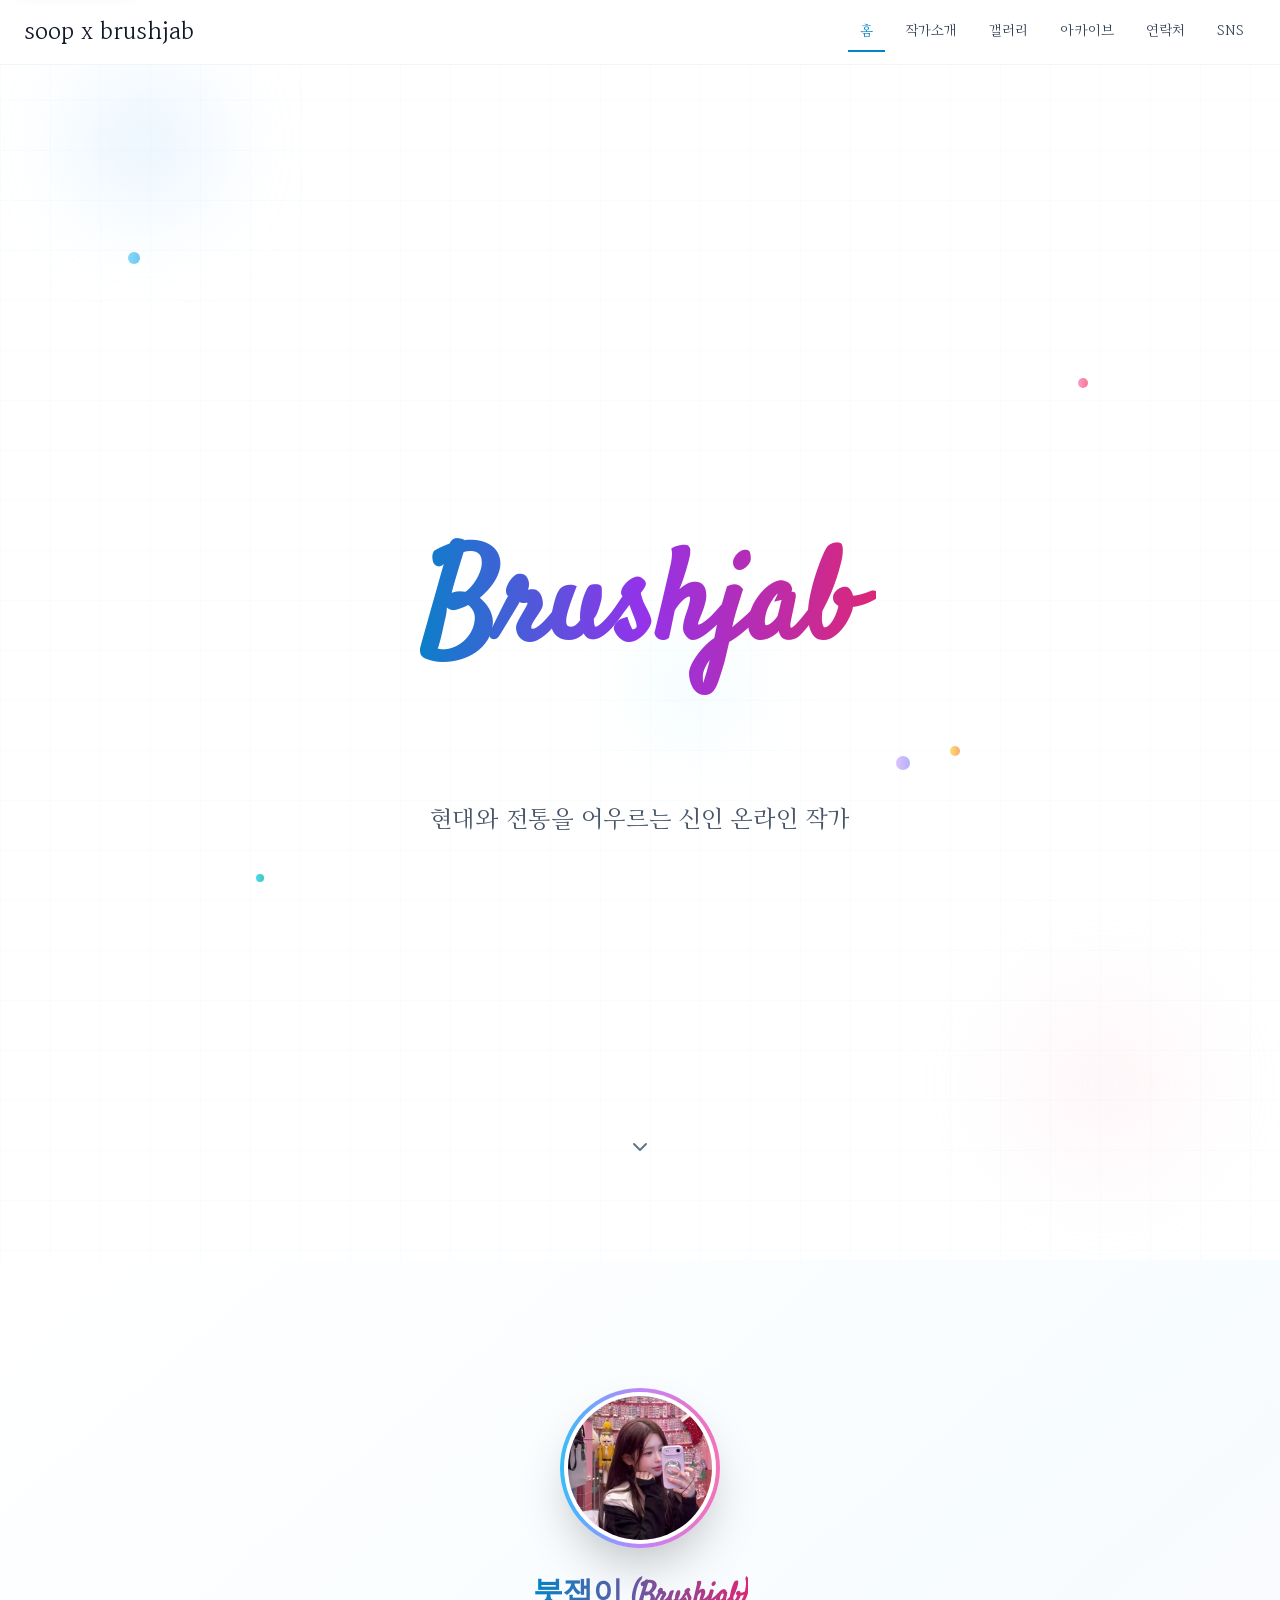
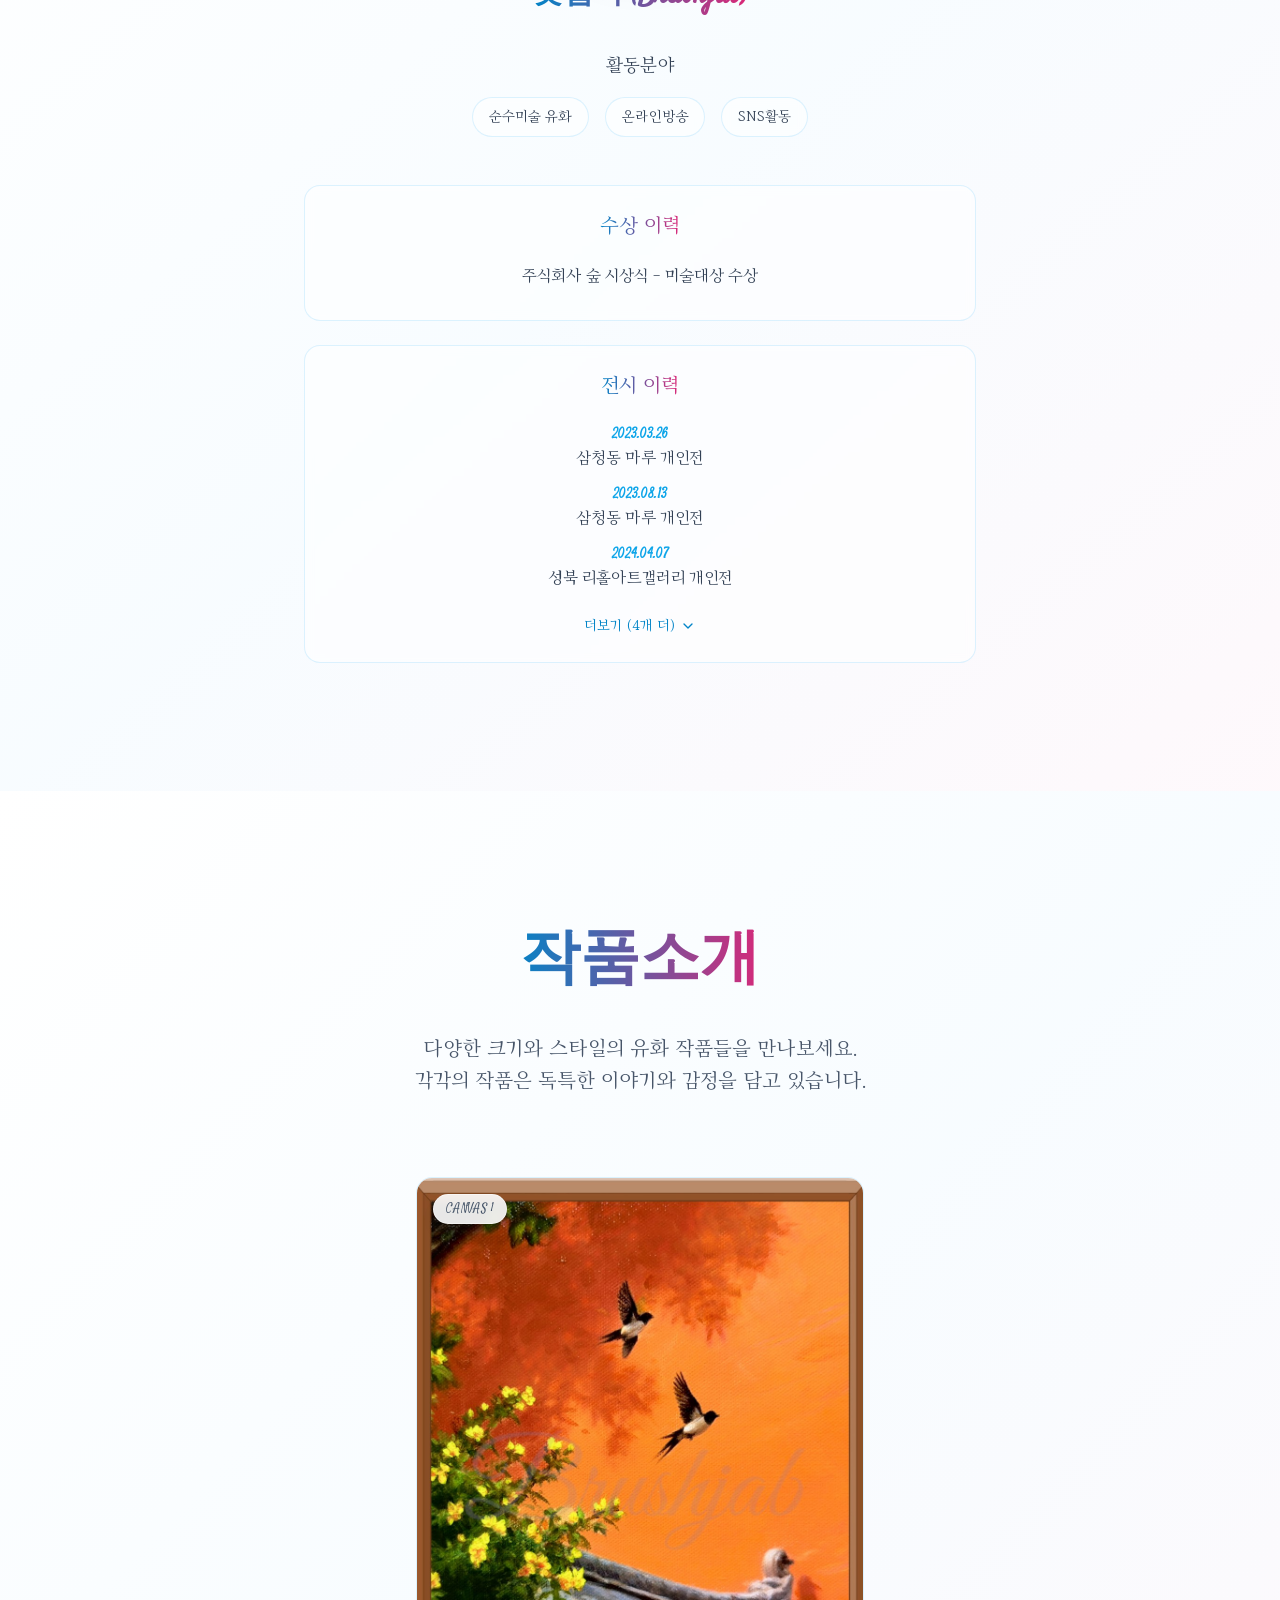
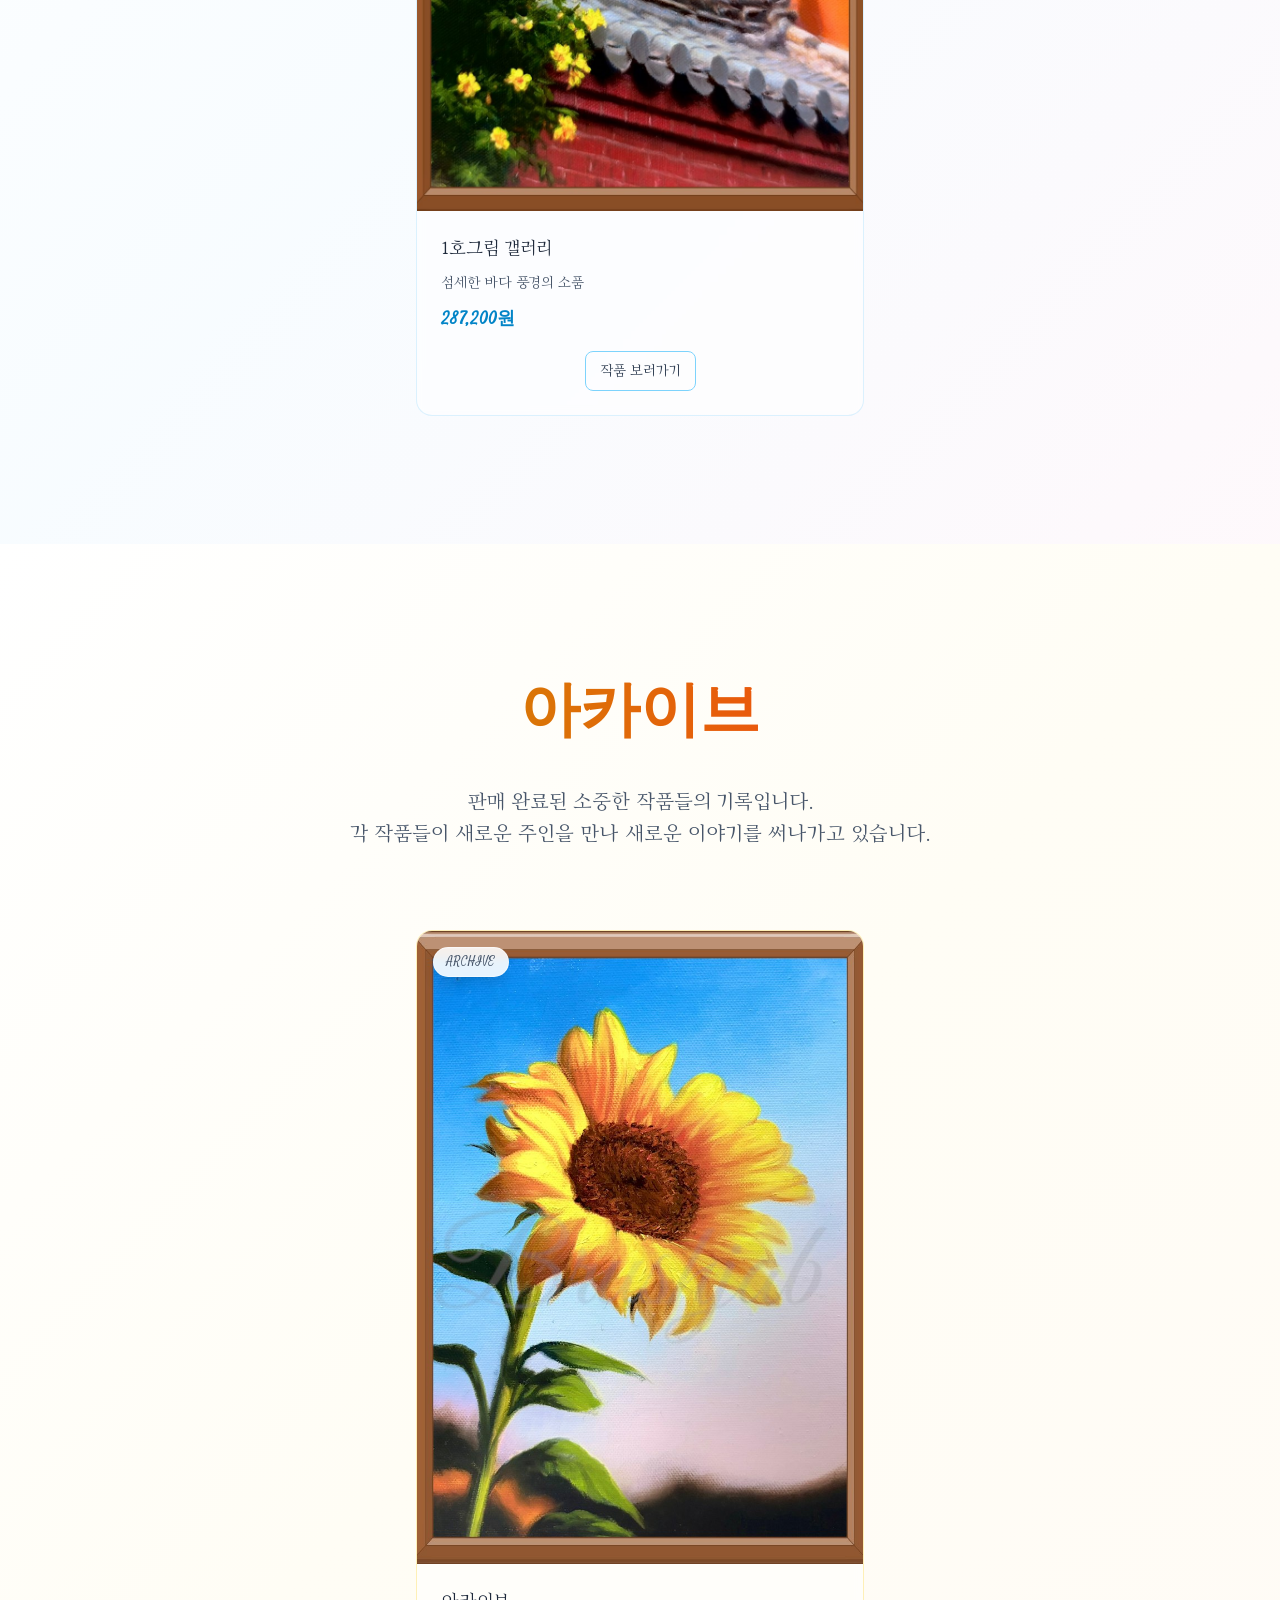
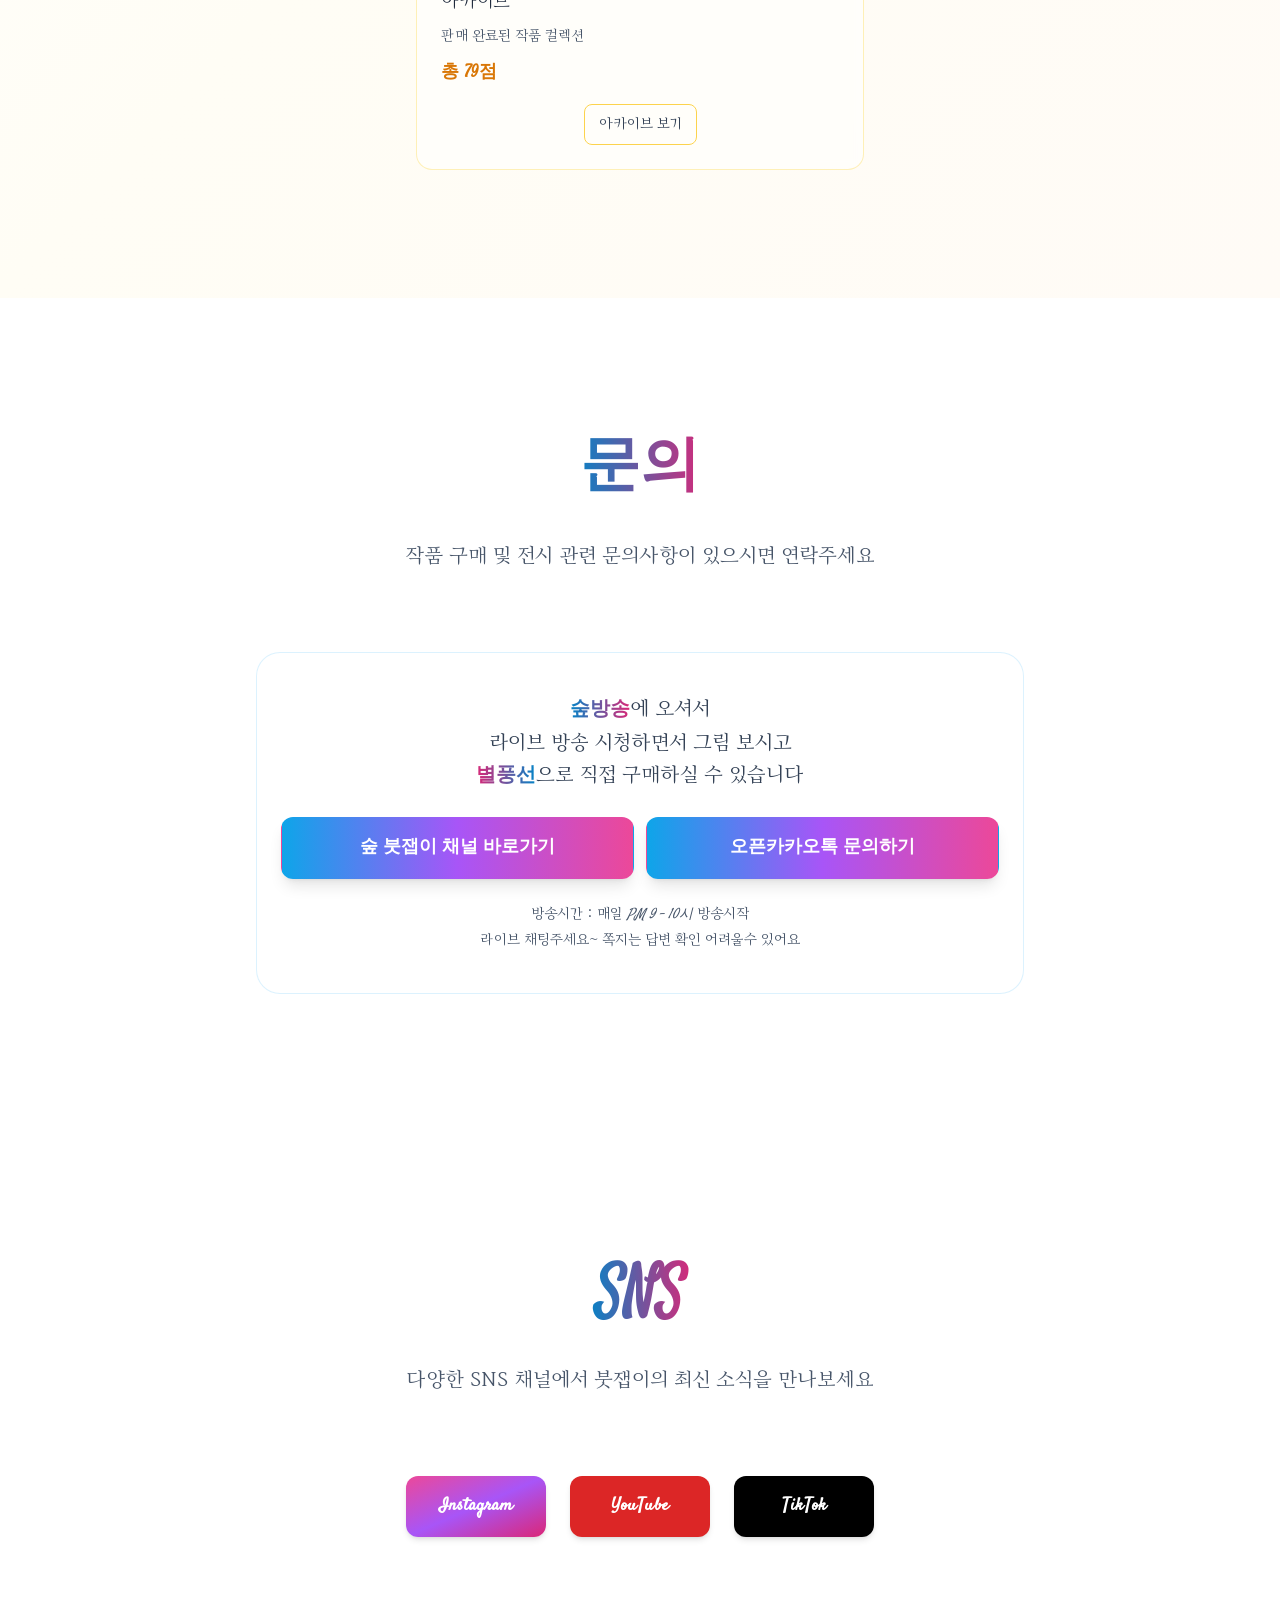
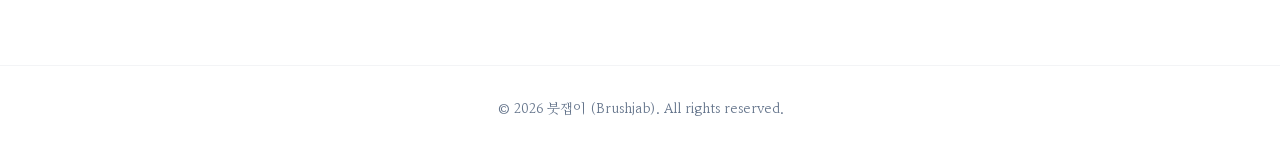
<file: index.html>
<!DOCTYPE html>
<html lang="ko">
  <head>
    <meta charset="utf-8" />
    <meta name="viewport" content="width=device-width, initial-scale=1, maximum-scale=5" />
    <title>붓잽이 웹사이트 - 붓잽이 그림 구매 공식 사이트 | 풍수지리 그림 재테크</title>

    <meta
      name="description"
      content="붓잽이 웹사이트 공식 홈페이지입니다. 붓잽이 작가의 풍수지리 유화 작품을 통해 재테크와 인테리어를 한 번에! 붓잽이 그림 구매는 공식 웹사이트 Brushjab 갤러리에서. 붓잽이 작가가 직접 그린 1호부터 10호까지 다양한 크기의 풍경화와 정물화를 전시하고 판매합니다."
    />
    <meta
      name="keywords"
      content="붓잽이 웹사이트, 붓잽이 사이트, 붓잽이 홈페이지, 붓잽이 공식 웹사이트, 붓잽이, 붓잽이 그림, 붓잽이 작가, 붓잽이 갤러리, 그림 구매, 풍수지리 그림, 재테크, 유화, 그림 재테크, 인테리어 그림, 브러쉬잽, 풍경화, 정물화, 온라인 갤러리, 작품 판매, SOOP 라이브, 붓잽이 작품"
    />
    <meta name="author" content="붓잽이 (Brushjab)" />
    <meta name="robots" content="index, follow, max-image-preview:large, max-snippet:-1, max-video-preview:-1" />
    <meta name="theme-color" content="#0ea5e9" />
    <meta name="format-detection" content="telephone=no, address=no, email=no" />
    <meta name="naver-site-verification" content="7ca3a96a5d324c35aae999159a4f24815e782b7a" />

    <!-- 실제 도메인을 정확히 가리킵니다 -->
    <link rel="canonical" href="https://www.brushjab.com/" />

    <meta property="og:type" content="website" />
    <meta property="og:locale" content="ko_KR" />
    <meta property="og:site_name" content="붓잽이 웹사이트 - Brushjab Gallery" />
    <meta property="og:url" content="https://www.brushjab.com/" />
    <meta property="og:title" content="붓잽이 웹사이트 - 붓잽이 그림 구매 공식 사이트 | 풍수지리 그림 재테크" />
    <meta
      property="og:description"
      content="붓잽이 웹사이트 공식 홈페이지입니다. 붓잽이 작가의 풍수지리 유화 작품을 통해 재테크와 인테리어를 한 번에! 붓잽이 그림 구매는 공식 웹사이트에서."
    />
    <!-- 공유 미리보기 이미지을 따로 두지 않아 카카오톡 등에서는 기본 표시 방식을 따릅니다.
         나중에 images/og-cover.jpg(1200x630 권장)를 넣고 og:image 태그를 다시 추가하면 커스텀 이미지를 쓸 수 있습니다. -->

    <meta name="twitter:card" content="summary" />
    <meta name="twitter:title" content="붓잽이 웹사이트 - 붓잽이 그림 구매 공식 사이트" />
    <meta
      name="twitter:description"
      content="붓잽이 웹사이트 공식 홈페이지입니다. 붓잽이 작가의 풍수지리 유화 작품을 통해 재테크와 인테리어를 한 번에!"
    />

    <link rel="icon" href="favicon.svg" type="image/svg+xml" />
    <link rel="apple-touch-icon" href="apple-touch-icon.png" />
    <link rel="manifest" href="site.webmanifest" />

    <!-- 폰트를 먼저 내려받게 해서 글자가 늦게 바뀌는 현상을 줄입니다 -->
    <link rel="preload" href="fonts/arita-buri.woff" as="font" type="font/woff" crossorigin />
    <link rel="stylesheet" href="assets/styles.css" />

    <script type="application/ld+json">
      {
        "@context": "https://schema.org",
        "@type": "ArtGallery",
        "name": "붓잽이 웹사이트 - Brushjab Gallery",
        "url": "https://www.brushjab.com/",
        "inLanguage": "ko-KR",
        "founder": { "@type": "Person", "name": "붓잽이 (Brushjab)" },
        "sameAs": [
          "https://www.instagram.com/jab_2_/",
          "https://www.youtube.com/@brushjab",
          "https://www.tiktok.com/@brushjab",
          "https://ch.sooplive.co.kr/km5430678"
        ]
      }
    </script>
  </head>

  <body>
    <a class="skip-link" href="#home">본문 바로가기</a>

    <!-- ==================== 네비게이션 ==================== -->
    <header class="nav">
      <div class="container">
        <div class="nav__inner">
          <a class="nav__logo" href="#home">soop x brushjab</a>

          <nav class="nav__links" aria-label="주요 메뉴">
            <a class="nav__link" href="#home" data-nav="home">홈</a>
            <a class="nav__link" href="#artist" data-nav="artist">작가소개</a>
            <a class="nav__link" href="#gallery" data-nav="gallery">갤러리</a>
            <a class="nav__link" href="#archive" data-nav="archive">아카이브</a>
            <a class="nav__link" href="#contact" data-nav="contact">연락처</a>
            <a class="nav__link" href="#sns" data-nav="sns">SNS</a>
          </nav>

          <button
            class="nav__toggle"
            id="nav-toggle"
            type="button"
            aria-expanded="false"
            aria-controls="nav-mobile"
            aria-label="메뉴 열기"
          >
            <svg width="24" height="24" viewBox="0 0 24 24" fill="none" stroke="currentColor" stroke-width="2" stroke-linecap="round" aria-hidden="true">
              <path d="M4 6h16" /><path d="M4 12h16" /><path d="M4 18h16" />
            </svg>
          </button>
        </div>
      </div>
      <div class="nav__mobile" id="nav-mobile">
        <div class="container">
          <a href="#home" data-nav="home">홈</a>
          <a href="#artist" data-nav="artist">작가소개</a>
          <a href="#gallery" data-nav="gallery">갤러리</a>
          <a href="#archive" data-nav="archive">아카이브</a>
          <a href="#contact" data-nav="contact">연락처</a>
          <a href="#sns" data-nav="sns">SNS</a>
        </div>
      </div>
    </header>

    <main>
      <!-- ==================== 홈 ==================== -->
      <section class="hero" id="home">
        <div class="hero__bg" aria-hidden="true">
          <div class="hero__grid"></div>
          <div class="blob blob--1"></div>
          <div class="blob blob--2"></div>
          <div class="blob blob--3"></div>
          <div class="dot dot--1"></div>
          <div class="dot dot--2"></div>
          <div class="dot dot--3"></div>
          <div class="dot dot--4"></div>
          <div class="dot dot--5"></div>
        </div>

        <div class="container hero__inner">
          <h1 class="hero__title">Brushjab</h1>
          <p class="hero__lead">현대와 전통을 어우르는 신인 온라인 작가</p>
        </div>

        <a class="hero__scroll" href="#artist" aria-label="작가소개로 이동">
          <svg width="24" height="24" viewBox="0 0 24 24" fill="none" stroke="currentColor" stroke-width="2" stroke-linecap="round" stroke-linejoin="round" aria-hidden="true">
            <path d="m6 9 6 6 6-6" />
          </svg>
        </a>
      </section>

      <!-- ==================== 작가소개 ==================== -->
      <section class="section section--tinted" id="artist">
        <div class="container">
          <div class="artist">
            <div class="artist__avatar reveal reveal--scale">
              <div class="artist__avatar-inner" id="artist-photo" style="position: relative"></div>
            </div>

            <h2 class="artist__name grad-text reveal" id="artist-name">붓잽이 (Brushjab)</h2>

            <div class="reveal" data-delay="1">
              <h3 class="artist__subhead">활동분야</h3>
              <div class="chips" id="artist-fields"></div>
            </div>

            <div class="artist__panels">
              <section class="panel reveal" data-delay="1" aria-labelledby="awards-title">
                <h3 class="panel__title grad-text" id="awards-title">수상 이력</h3>
                <ul id="artist-awards"></ul>
              </section>

              <section class="panel reveal" data-delay="2" aria-labelledby="exhibitions-title">
                <h3 class="panel__title grad-text" id="exhibitions-title">전시 이력</h3>
                <ul id="exhibitions"></ul>
                <ul id="exhibitions-more" hidden></ul>
                <button
                  class="more-btn"
                  id="exhibitions-toggle"
                  type="button"
                  aria-expanded="false"
                  aria-controls="exhibitions-more"
                >
                  <span id="exhibitions-toggle-label">더보기</span>
                  <svg width="16" height="16" viewBox="0 0 24 24" fill="none" stroke="currentColor" stroke-width="2" stroke-linecap="round" stroke-linejoin="round" aria-hidden="true">
                    <path d="m6 9 6 6 6-6" />
                  </svg>
                </button>
              </section>
            </div>
          </div>
        </div>
      </section>

      <!-- ==================== 갤러리 ==================== -->
      <section class="section section--tinted" id="gallery">
        <div class="container">
          <div class="section-head reveal">
            <h2 class="grad-text">작품소개</h2>
            <p>
              다양한 크기와 스타일의 유화 작품들을 만나보세요.<br />
              각각의 작품은 독특한 이야기와 감정을 담고 있습니다.
            </p>
          </div>
          <!-- 10호 갤러리 재오픈 시 card-grid--1을 card-grid--2로 되돌리세요 -->
          <div class="card-grid card-grid--1" id="gallery-cards"></div>
        </div>
      </section>

      <!-- ==================== 아카이브 ==================== -->
      <section class="section section--archive" id="archive">
        <div class="container">
          <div class="section-head reveal">
            <h2 class="grad-text grad-text--amber">아카이브</h2>
            <p>
              판매 완료된 소중한 작품들의 기록입니다.<br />
              각 작품들이 새로운 주인을 만나 새로운 이야기를 써나가고 있습니다.
            </p>
          </div>
          <div class="card-grid card-grid--1" id="archive-cards"></div>
        </div>
      </section>

      <!-- ==================== 문의 ==================== -->
      <section class="section" id="contact">
        <div class="container">
          <div class="section-head reveal">
            <h2 class="grad-text">문의</h2>
            <p>작품 구매 및 전시 관련 문의사항이 있으시면 연락주세요</p>
          </div>

          <div class="contact-card reveal reveal--scale">
            <p class="contact-card__lead">
              <b class="grad-text">숲방송</b>에 오셔서<br />
              라이브 방송 시청하면서 그림 보시고<br />
              <b class="grad-text grad-text--pink">별풍선</b>으로 직접 구매하실 수 있습니다
            </p>

            <div class="btn-group btn-group--center">
              <a class="btn btn--cta" href="#" data-inquiry-link="soop" target="_blank" rel="noopener noreferrer">
                숲 붓잽이 채널 바로가기
              </a>
              <a class="btn btn--cta" href="#" data-inquiry-link="kakao" target="_blank" rel="noopener noreferrer">
                오픈카카오톡 문의하기
              </a>
            </div>

            <div class="contact-card__note">
              <p>방송시간 : 매일 <i>PM 9 - 10시</i> 방송시작</p>
              <p>라이브 채팅주세요~ 쪽지는 답변 확인 어려울수 있어요</p>
            </div>
          </div>
        </div>
      </section>

      <!-- ==================== SNS ==================== -->
      <section class="section" id="sns">
        <div class="container">
          <div class="sns">
            <div class="section-head reveal">
              <h2 class="grad-text">SNS</h2>
              <p>다양한 SNS 채널에서 붓잽이의 최신 소식을 만나보세요</p>
            </div>
            <div class="sns__links reveal" data-delay="1">
              <a class="sns__link sns__link--ig" href="https://www.instagram.com/jab_2_/" target="_blank" rel="noopener noreferrer">Instagram</a>
              <a class="sns__link sns__link--yt" href="https://www.youtube.com/@brushjab" target="_blank" rel="noopener noreferrer">YouTube</a>
              <a class="sns__link sns__link--tt" href="https://www.tiktok.com/@brushjab" target="_blank" rel="noopener noreferrer">TikTok</a>
            </div>
          </div>
        </div>
      </section>
    </main>

    <footer class="footer">
      <div class="container">
        <p>&copy; <span id="year">2026</span> 붓잽이 (Brushjab). All rights reserved.</p>
      </div>
    </footer>

    <!-- 전체화면 갤러리 -->
    <div class="overlay" id="overlay" role="dialog" aria-modal="true" aria-labelledby="overlay-title" hidden></div>

    <!-- 작품 상세 -->
    <div class="modal" id="modal" role="dialog" aria-modal="true" aria-labelledby="modal-title" hidden></div>

    <script src="assets/data.js"></script>
    <script src="assets/app.js"></script>
    <script>
      document.getElementById("year").textContent = new Date().getFullYear();
    </script>
  </body>
</html>
</file>
<file: assets/styles.css>
/* ==========================================================================
   붓잽이 갤러리 — 스타일시트
   색상과 여백은 대부분 아래 :root 변수로 관리합니다.
   색을 바꾸고 싶으면 :root 값만 수정하세요.
   ========================================================================== */

/* ---------- 웹폰트 ---------- */
@font-face {
  font-family: "AritaBuri";
  src: url("../fonts/arita-buri.woff") format("woff");
  font-weight: 400 700;
  font-style: normal;
  font-display: swap;
}
@font-face {
  font-family: "Satisfy";
  src: url("../fonts/satisfy.woff") format("woff");
  font-weight: 400;
  font-style: normal;
  font-display: swap;
}

/* ---------- 디자인 토큰 ---------- */
:root {
  --sky-50: #f0f9ff;
  --sky-100: #e0f2fe;
  --sky-200: #bae6fd;
  --sky-300: #7dd3fc;
  --sky-400: #38bdf8;
  --sky-500: #0ea5e9;
  --sky-600: #0284c7;
  --sky-700: #0369a1;

  --pink-50: #fdf2f8;
  --pink-100: #fce7f3;
  --pink-200: #fbcfe8;
  --pink-300: #f9a8d4;
  --pink-400: #f472b6;
  --pink-500: #ec4899;
  --pink-600: #db2777;
  --pink-700: #be185d;

  --purple-400: #c084fc;
  --purple-500: #a855f7;
  --purple-600: #9333ea;
  --indigo-500: #6366f1;

  --amber-50: #fffbeb;
  --amber-200: #fde68a;
  --amber-300: #fcd34d;
  --amber-500: #f59e0b;
  --amber-600: #d97706;
  --orange-50: #fff7ed;
  --orange-500: #f97316;
  --orange-600: #ea580c;

  --cyan-400: #22d3ee;
  --teal-500: #14b8a6;
  --yellow-400: #facc15;
  --rose-500: #f43f5e;

  --slate-400: #94a3b8;
  --slate-500: #64748b;
  --slate-600: #475569;
  --slate-700: #334155;
  --slate-800: #1e293b;

  --red-50: #fef2f2;
  --red-500: #ef4444;
  --red-600: #dc2626;

  --gray-100: #f3f4f6;
  --gray-900: #111827;
  --white: #ffffff;

  --font-kr: "AritaBuri", "Apple SD Gothic Neo", "Malgun Gothic", sans-serif;
  --font-en: "Satisfy", cursive;

  --nav-h: 64px;
  --container: 1280px;
  --radius: 12px;
  --radius-lg: 16px;
  --radius-xl: 24px;

  --shadow-md: 0 4px 6px -1px rgb(0 0 0 / 0.1), 0 2px 4px -2px rgb(0 0 0 / 0.1);
  --shadow-lg: 0 10px 15px -3px rgb(0 0 0 / 0.1), 0 4px 6px -4px rgb(0 0 0 / 0.1);
  --shadow-xl: 0 20px 25px -5px rgb(0 0 0 / 0.1), 0 8px 10px -6px rgb(0 0 0 / 0.1);
  --shadow-2xl: 0 25px 50px -12px rgb(0 0 0 / 0.25);
}

/* ---------- 기본 리셋 ---------- */
*,
*::before,
*::after {
  box-sizing: border-box;
}
html {
  scroll-behavior: smooth;
  /* 고정 네비게이션에 제목이 가리지 않도록 */
  scroll-padding-top: calc(var(--nav-h) + 16px);
  -webkit-text-size-adjust: 100%;
}
body {
  margin: 0;
  min-height: 100vh;
  background: var(--white);
  color: var(--slate-800);
  font-family: var(--font-kr);
  line-height: 1.6;
  overflow-x: hidden;
  /* 한글이 단어 중간에서 끊기지 않도록 */
  word-break: keep-all;
  overflow-wrap: break-word;
}
body.is-locked {
  overflow: hidden;
}
img {
  display: block;
  max-width: 100%;
}
button {
  font: inherit;
  color: inherit;
  cursor: pointer;
}
a {
  color: inherit;
  text-decoration: none;
}
h1,
h2,
h3,
h4,
p,
ul {
  margin: 0;
}
ul {
  padding: 0;
  list-style: none;
}

/* 키보드 사용자를 위한 포커스 표시 */
:focus-visible {
  outline: 3px solid var(--sky-500);
  outline-offset: 3px;
  border-radius: 4px;
}

.sr-only {
  position: absolute;
  width: 1px;
  height: 1px;
  padding: 0;
  margin: -1px;
  overflow: hidden;
  clip: rect(0 0 0 0);
  white-space: nowrap;
  border: 0;
}

/* 본문 바로가기 링크 */
.skip-link {
  position: absolute;
  left: 12px;
  top: -60px;
  z-index: 200;
  background: var(--white);
  color: var(--sky-700);
  padding: 10px 16px;
  border-radius: 8px;
  box-shadow: var(--shadow-lg);
  transition: top 0.2s;
}
.skip-link:focus {
  top: 12px;
}

/* ---------- 공통 유틸 ---------- */
.container {
  width: 100%;
  max-width: var(--container);
  margin: 0 auto;
  padding: 0 16px;
}
@media (min-width: 640px) {
  .container {
    padding: 0 24px;
  }
}

.font-en {
  font-family: var(--font-en);
}

.grad-text {
  /* inline-block이라야 그라데이션이 글자 폭에 딱 맞습니다 */
  display: inline-block;
  background-image: linear-gradient(to right, var(--sky-600), var(--pink-600));
  -webkit-background-clip: text;
  background-clip: text;
  color: transparent;
}
.grad-text--amber {
  background-image: linear-gradient(to right, var(--amber-600), var(--orange-600));
}
.grad-text--pink {
  background-image: linear-gradient(to right, var(--pink-600), var(--sky-600));
}

/* 섹션 */
.section {
  position: relative;
  padding: 128px 0;
}
.section--tinted {
  background-image: linear-gradient(
    to bottom right,
    var(--white),
    rgb(240 249 255 / 0.5),
    rgb(253 242 248 / 0.5)
  );
}
.section--archive {
  background-image: linear-gradient(
    to bottom right,
    var(--white),
    rgb(255 251 235 / 0.5),
    rgb(255 247 237 / 0.5)
  );
}
@media (max-width: 640px) {
  .section {
    padding: 80px 0;
  }
}

.section-head {
  text-align: center;
  margin-bottom: 80px;
}
.section-head h2 {
  font-family: var(--font-en);
  font-size: clamp(2rem, 6vw, 3.75rem);
  font-weight: 900;
  /* Satisfy 폰트가 한글을 지원하지 않아 대체 글꼴로 그려지는데,
     그 대체 글꼴의 실제 글자 높이가 1.15보다 커서 그라데이션 텍스트의
     위아래가 잘려 보이는 문제가 있어 여유를 둡니다. */
  line-height: 1.5;
  /* Satisfy 같은 필기체 폰트는 대문자 시작/끝에 붓글씨 꼬리(swash)가
     글자 폭(advance width)보다 바깥으로 삐져나오는데, background-clip:text가
     이 박스 영역 밖은 칠하지 않아 "SNS"처럼 영문 단어의 좌우 끝이
     잘려 보입니다. 여유 폭을 둡니다. */
  padding: 0 0.15em;
  margin: 0 -0.15em 24px;
}
.section-head p {
  font-size: 1.25rem;
  color: var(--slate-600);
  max-width: 42rem;
  margin: 0 auto;
}
@media (max-width: 640px) {
  .section-head {
    margin-bottom: 48px;
  }
  .section-head p {
    font-size: 1.05rem;
  }
}

/* ---------- 버튼 ---------- */
.btn {
  display: inline-flex;
  align-items: center;
  justify-content: center;
  gap: 8px;
  border-radius: 8px;
  border: 1px solid transparent;
  background: transparent;
  padding: 8px 14px;
  font-size: 0.875rem;
  font-weight: 500;
  transition: background-color 0.2s, color 0.2s, border-color 0.2s, box-shadow 0.2s,
    transform 0.2s;
}
.btn--outline {
  border-color: var(--sky-300);
  color: var(--slate-700);
}
.btn--outline:hover {
  background: var(--sky-50);
}
.btn--outline-pink {
  border-color: var(--pink-300);
  color: var(--slate-700);
}
.btn--outline-pink:hover {
  background: var(--pink-50);
}
.btn--outline-amber {
  border-color: var(--amber-300);
  color: var(--slate-700);
}
.btn--outline-amber:hover {
  background: var(--amber-50);
}
.btn--grad {
  width: 100%;
  padding: 12px 20px;
  color: var(--white);
  font-weight: 700;
  background-image: linear-gradient(to right, var(--sky-500), var(--pink-500));
}
.btn--grad:hover {
  background-image: linear-gradient(to right, var(--sky-600), var(--pink-600));
}
.btn--cta {
  font-family: var(--font-en);
  font-size: 1.125rem;
  font-weight: 700;
  color: var(--white);
  padding: 16px 32px;
  border-radius: var(--radius);
  background-image: linear-gradient(
    to right,
    var(--sky-500),
    var(--purple-500),
    var(--pink-500)
  );
  box-shadow: var(--shadow-lg);
}
.btn--cta:hover {
  background-image: linear-gradient(
    to right,
    var(--sky-600),
    var(--purple-600),
    var(--pink-600)
  );
  box-shadow: var(--shadow-xl);
  transform: scale(1.05);
}
.btn-group {
  display: flex;
  flex-wrap: wrap;
  gap: 12px;
}
.btn-group--center {
  justify-content: center;
}
.btn-group .btn--grad,
.btn-group .btn--cta {
  width: auto;
  flex: 1 1 180px;
}

/* ---------- 네비게이션 ---------- */
.nav {
  position: fixed;
  inset: 0 0 auto 0;
  z-index: 50;
  background: rgb(255 255 255 / 0.95);
  backdrop-filter: blur(6px);
  border-bottom: 1px solid var(--gray-100);
}
.nav__inner {
  display: flex;
  align-items: center;
  justify-content: space-between;
  height: var(--nav-h);
}
.nav__logo {
  font-size: 1.5rem;
  font-weight: 700;
  color: var(--gray-900);
  transition: color 0.2s;
}
.nav__logo:hover {
  color: var(--slate-600);
}
.nav__links {
  display: none;
  gap: 8px;
}
@media (min-width: 768px) {
  .nav__links {
    display: flex;
  }
}
.nav__link {
  padding: 8px 12px;
  font-size: 0.875rem;
  font-weight: 500;
  color: var(--slate-700);
  border-bottom: 2px solid transparent;
  transition: color 0.2s, border-color 0.2s;
}
.nav__link:hover {
  color: var(--sky-600);
}
.nav__link[aria-current="true"] {
  color: var(--sky-600);
  border-bottom-color: var(--sky-600);
}
.nav__toggle {
  display: inline-flex;
  align-items: center;
  justify-content: center;
  padding: 8px;
  border: 0;
  border-radius: 6px;
  background: transparent;
  color: var(--slate-700);
}
.nav__toggle:hover {
  background: var(--gray-100);
  color: var(--sky-600);
}
@media (min-width: 768px) {
  .nav__toggle {
    display: none;
  }
}
.nav__mobile {
  display: none;
  border-top: 1px solid var(--gray-100);
  background: var(--white);
  padding: 8px;
}
.nav__mobile.is-open {
  display: block;
  animation: slide-down 0.25s ease both;
}
.nav__mobile a {
  display: block;
  padding: 10px 12px;
  font-size: 1rem;
  font-weight: 500;
  color: var(--slate-700);
  border-radius: 6px;
}
.nav__mobile a:hover {
  color: var(--sky-600);
  background: rgb(248 250 252);
}
.nav__mobile a[aria-current="true"] {
  color: var(--sky-600);
  background: var(--sky-50);
}

/* ---------- 히어로 ---------- */
.hero {
  position: relative;
  display: flex;
  align-items: center;
  justify-content: center;
  min-height: 140vh;
  padding: 160px 0;
  overflow: hidden;
}
@media (max-width: 640px) {
  .hero {
    min-height: 105vh;
    padding: 112px 0;
  }
}
.hero__bg {
  position: absolute;
  inset: 0;
  pointer-events: none;
}
.hero__grid {
  position: absolute;
  inset: 0;
  opacity: 0.3;
  background-image: linear-gradient(rgb(14 165 233 / 0.1) 1px, transparent 1px),
    linear-gradient(90deg, rgb(14 165 233 / 0.1) 1px, transparent 1px);
  background-size: 50px 50px;
}
.blob {
  position: absolute;
  border-radius: 9999px;
  filter: blur(48px);
  will-change: transform;
}
.blob--1 {
  top: 80px;
  left: 80px;
  width: 128px;
  height: 128px;
  background-image: linear-gradient(
    to right,
    rgb(186 230 253 / 0.4),
    rgb(191 219 254 / 0.4)
  );
  animation: drift-1 20s linear infinite;
}
.blob--2 {
  right: 80px;
  bottom: 80px;
  width: 192px;
  height: 192px;
  background-image: linear-gradient(
    to right,
    rgb(252 231 243 / 0.3),
    rgb(255 228 230 / 0.3)
  );
  animation: drift-2 25s linear infinite;
}
.blob--3 {
  top: 50%;
  left: 50%;
  width: 112px;
  height: 112px;
  filter: blur(32px);
  background-image: linear-gradient(
    to right,
    rgb(207 250 254 / 0.25),
    rgb(224 242 254 / 0.25)
  );
  animation: drift-3 30s linear infinite;
}
.dot {
  position: absolute;
  border-radius: 9999px;
  will-change: transform;
}
.dot--1 {
  left: 10%;
  top: 20%;
  width: 12px;
  height: 12px;
  opacity: 0.6;
  background-image: linear-gradient(to right, var(--sky-400), var(--sky-500));
  animation: bounce-a 3s ease-in-out infinite;
}
.dot--2 {
  right: 15%;
  top: 30%;
  width: 10px;
  height: 10px;
  opacity: 0.7;
  background-image: linear-gradient(to right, var(--pink-400), var(--rose-500));
  animation: bounce-b 2.5s ease-in-out 0.5s infinite;
}
.dot--3 {
  left: 70%;
  top: 60%;
  width: 14px;
  height: 14px;
  opacity: 0.5;
  background-image: linear-gradient(to right, var(--purple-400), var(--indigo-500));
  animation: bounce-c 3.5s ease-in-out 1s infinite;
}
.dot--4 {
  left: 20%;
  bottom: 30%;
  width: 8px;
  height: 8px;
  opacity: 0.8;
  background-image: linear-gradient(to right, var(--cyan-400), var(--teal-500));
  animation: bounce-d 2.8s ease-in-out 1.5s infinite;
}
.dot--5 {
  right: 25%;
  bottom: 40%;
  width: 10px;
  height: 10px;
  opacity: 0.6;
  background-image: linear-gradient(to right, var(--yellow-400), var(--orange-500));
  animation: bounce-e 3.2s ease-in-out 2s infinite;
}

.hero__inner {
  position: relative;
  z-index: 10;
  text-align: center;
}
.hero__title {
  display: inline-block;
  font-family: var(--font-en);
  font-size: clamp(3rem, 13vw, 8rem);
  font-weight: 900;
  line-height: 1.1;
  margin: 96px 0 96px;
  padding: 24px 16px;
  background-image: linear-gradient(
    to right,
    var(--sky-600),
    var(--purple-600),
    var(--pink-600)
  );
  -webkit-background-clip: text;
  background-clip: text;
  color: transparent;
  animation: rise-in 1.2s cubic-bezier(0.25, 0.46, 0.45, 0.94) 0.3s both;
}
.hero__lead {
  font-size: clamp(1.05rem, 2.5vw, 1.5rem);
  color: var(--slate-600);
  max-width: 48rem;
  margin: 0 auto;
  animation: rise-in 1.2s cubic-bezier(0.25, 0.46, 0.45, 0.94) 0.9s both;
}
.hero__scroll {
  position: absolute;
  left: 50%;
  bottom: 80px;
  transform: translateX(-50%);
  z-index: 10;
  border: 0;
  background: transparent;
  color: var(--slate-500);
  padding: 12px;
  animation: fade-in 1s ease 1.6s both;
}
.hero__scroll svg {
  animation: nudge 2s ease-in-out infinite;
}

/* ---------- 작가 소개 ---------- */
.artist {
  max-width: 56rem;
  margin: 0 auto;
  text-align: center;
}
.artist__avatar {
  width: 160px;
  height: 160px;
  margin: 0 auto 24px;
  border-radius: 9999px;
  padding: 4px;
  background-image: linear-gradient(
    to right,
    var(--sky-400),
    var(--purple-400),
    var(--pink-400)
  );
  box-shadow: var(--shadow-2xl);
  transition: transform 0.3s;
}
.artist__avatar:hover {
  transform: scale(1.06);
}
.artist__avatar-inner {
  width: 100%;
  height: 100%;
  border-radius: 9999px;
  overflow: hidden;
  background: var(--white);
  padding: 4px;
}
.artist__avatar img {
  width: 100%;
  height: 100%;
  object-fit: cover;
  border-radius: 9999px;
}
@media (max-width: 640px) {
  .artist__avatar {
    width: 128px;
    height: 128px;
  }
}
.artist__name {
  font-family: var(--font-en);
  font-size: clamp(1.35rem, 4vw, 1.875rem);
  font-weight: 700;
  margin-bottom: 32px;
}
.artist__subhead {
  font-size: 1.125rem;
  font-weight: 600;
  color: var(--slate-700);
  margin-bottom: 16px;
}
.chips {
  display: flex;
  flex-wrap: wrap;
  justify-content: center;
  gap: 16px;
  margin-bottom: 48px;
}
.chip {
  padding: 8px 16px;
  border-radius: 9999px;
  background: rgb(255 255 255 / 0.5);
  backdrop-filter: blur(4px);
  border: 1px solid rgb(186 230 253 / 0.5);
  color: var(--slate-700);
  font-size: 0.875rem;
  font-weight: 500;
  transition: background-color 0.3s;
}
.chip:hover {
  background: var(--pink-50);
}

.panel {
  background: rgb(255 255 255 / 0.5);
  backdrop-filter: blur(4px);
  border: 1px solid rgb(186 230 253 / 0.5);
  border-radius: var(--radius-lg);
  padding: 24px;
  transition: background-color 0.3s;
}
.panel + .panel {
  margin-top: 24px;
}
.panel:hover {
  background: rgb(255 255 255 / 0.7);
}
.panel__title {
  font-size: 1.25rem;
  font-weight: 700;
  margin-bottom: 16px;
}
.artist__panels {
  max-width: 42rem;
  margin: 32px auto 0;
}
.record {
  padding: 6px 0;
}
.record__date {
  display: block;
  font-family: var(--font-en);
  font-size: 0.875rem;
  font-weight: 700;
  color: var(--sky-500);
}
.record__text {
  color: var(--slate-700);
}
.more-btn {
  display: inline-flex;
  align-items: center;
  gap: 4px;
  margin: 16px auto 0;
  border: 0;
  background: transparent;
  color: var(--sky-600);
  font-size: 0.875rem;
  font-weight: 500;
  transition: color 0.2s;
}
.more-btn:hover {
  color: var(--sky-700);
}
.more-btn svg {
  transition: transform 0.3s;
}
.more-btn[aria-expanded="true"] svg {
  transform: rotate(180deg);
}
#exhibitions-more[hidden] {
  display: none;
}

/* ---------- 카드 ---------- */
.card-grid {
  display: grid;
  grid-template-columns: 1fr;
  gap: 32px;
  max-width: 42rem;
  margin: 0 auto;
}
@media (min-width: 640px) {
  .card-grid--2 {
    grid-template-columns: repeat(2, 1fr);
  }
}
.card-grid--1 {
  max-width: 28rem;
}

.card {
  display: block;
  width: 100%;
  text-align: left;
  border: 1px solid rgb(186 230 253 / 0.5);
  border-radius: var(--radius-lg);
  overflow: hidden;
  background: rgb(255 255 255 / 0.5);
  backdrop-filter: blur(4px);
  padding: 0;
  transition: transform 0.4s, background-color 0.4s, box-shadow 0.4s;
}
.card:hover {
  transform: translateY(-10px);
  background: rgb(255 255 255 / 0.7);
  box-shadow: var(--shadow-xl);
}
.card--pink {
  border-color: rgb(251 207 232 / 0.6);
}
.card--amber {
  border-color: rgb(253 230 138 / 0.6);
}

.card__media {
  position: relative;
  overflow: hidden;
  aspect-ratio: 16 / 22.7;
  background: linear-gradient(135deg, var(--sky-50), var(--pink-50));
}
.card__media--wide {
  aspect-ratio: 22.7 / 16;
}
.card__media--3x4 {
  aspect-ratio: 3 / 4;
}
.card__media img {
  width: 100%;
  height: 100%;
  object-fit: cover;
  transition: transform 0.6s;
}
.card__media--contain img {
  object-fit: contain;
}
.card:hover .card__media img {
  transform: scale(1.1);
}
.card__tag {
  position: absolute;
  top: 16px;
  left: 16px;
  z-index: 2;
  background: rgb(255 255 255 / 0.9);
  backdrop-filter: blur(4px);
  border: 1px solid rgb(255 255 255 / 0.5);
  border-radius: 9999px;
  padding: 4px 12px;
  font-family: var(--font-en);
  font-size: 0.75rem;
  font-weight: 500;
  color: var(--slate-600);
  letter-spacing: 0.03em;
  box-shadow: var(--shadow-lg);
}
.card__badge {
  position: absolute;
  top: 12px;
  left: 12px;
  z-index: 2;
  background: rgb(30 41 59 / 0.9);
  color: var(--white);
  border-radius: 9999px;
  padding: 3px 10px;
  font-size: 0.75rem;
  font-weight: 500;
}
.card__body {
  padding: 24px;
}
.card__title {
  font-size: 1.125rem;
  font-weight: 700;
  color: var(--slate-800);
  margin-bottom: 8px;
}
.card__desc {
  font-size: 0.875rem;
  color: var(--slate-600);
  margin-bottom: 12px;
}
.card__meta {
  font-size: 0.875rem;
  color: var(--slate-500);
  margin-bottom: 16px;
}
.card__meta p {
  margin: 2px 0;
}
.card__price {
  font-family: var(--font-en);
  font-size: 1.125rem;
  font-weight: 600;
  color: var(--sky-600);
  margin-bottom: 16px;
}
.card__price--pink {
  color: var(--pink-600);
}
.card__price--amber {
  color: var(--amber-600);
}
.card__foot {
  display: flex;
  align-items: center;
  justify-content: center;
}
.card__foot--split {
  justify-content: space-between;
  gap: 12px;
}
.card__foot .card__price {
  margin-bottom: 0;
}

/* 이미지가 아직 없을 때 표시되는 자리 */
.ph {
  position: absolute;
  inset: 0;
  display: flex;
  flex-direction: column;
  align-items: center;
  justify-content: center;
  gap: 8px;
  background: linear-gradient(135deg, var(--sky-50), var(--pink-50));
  color: var(--slate-400);
  font-size: 0.8125rem;
  text-align: center;
  padding: 12px;
}
.ph svg {
  opacity: 0.5;
}
.ph--amber {
  background: linear-gradient(135deg, var(--amber-50), var(--orange-50));
}

/* 작품이 하나도 없을 때 */
.empty {
  max-width: 34rem;
  margin: 0 auto;
  padding: 56px 24px;
  text-align: center;
  border: 1px dashed var(--sky-200);
  border-radius: var(--radius-lg);
  background: rgb(255 255 255 / 0.6);
}
.empty h3 {
  font-size: 1.125rem;
  font-weight: 700;
  color: var(--slate-700);
  margin-bottom: 8px;
}
.empty p {
  color: var(--slate-500);
  font-size: 0.9375rem;
}
.empty code {
  font-family: ui-monospace, SFMono-Regular, Menlo, monospace;
  font-size: 0.875em;
  background: var(--sky-50);
  border-radius: 4px;
  padding: 2px 6px;
  color: var(--sky-700);
}

/* ---------- 문의 / SNS ---------- */
.contact-card {
  max-width: 48rem;
  margin: 0 auto;
  text-align: center;
  background: rgb(255 255 255 / 0.5);
  backdrop-filter: blur(4px);
  border: 1px solid rgb(186 230 253 / 0.5);
  border-radius: var(--radius-xl);
  padding: 40px 24px;
  transition: background-color 0.5s, box-shadow 0.5s;
}
.contact-card:hover {
  background: rgb(255 255 255 / 0.7);
  box-shadow: var(--shadow-xl);
}
.contact-card__lead {
  font-size: 1.25rem;
  color: var(--slate-700);
  margin-bottom: 24px;
}
.contact-card__lead b {
  font-family: var(--font-en);
}
.contact-card__note {
  margin-top: 24px;
  color: var(--slate-600);
  font-size: 0.875rem;
}
.contact-card__note p {
  margin: 2px 0;
}
.contact-card__note i {
  font-family: var(--font-en);
  font-weight: 500;
}

.sns {
  max-width: 56rem;
  margin: 0 auto;
  text-align: center;
}
.sns__links {
  display: flex;
  flex-direction: column;
  align-items: center;
  gap: 16px;
}
@media (min-width: 640px) {
  .sns__links {
    flex-direction: row;
    justify-content: center;
    gap: 24px;
  }
}
.sns__link {
  display: inline-flex;
  align-items: center;
  justify-content: center;
  min-width: 140px;
  padding: 16px 24px;
  border-radius: var(--radius);
  font-family: var(--font-en);
  font-size: 1.125rem;
  font-weight: 700;
  color: var(--white);
  box-shadow: var(--shadow-md);
  transition: box-shadow 0.3s, filter 0.3s, transform 0.3s;
}
.sns__link:hover {
  box-shadow: var(--shadow-lg);
  filter: brightness(0.92);
  transform: translateY(-2px);
}
.sns__link--ig {
  background-image: linear-gradient(
    to bottom right,
    var(--pink-500),
    var(--purple-500),
    var(--pink-600)
  );
}
.sns__link--yt {
  background: var(--red-600);
}
.sns__link--tt {
  background: #000;
}

/* ---------- 푸터 ---------- */
.footer {
  border-top: 1px solid var(--gray-100);
  padding: 32px 0 40px;
  text-align: center;
  color: var(--slate-500);
  font-size: 0.875rem;
}

/* ---------- 전체화면 갤러리 오버레이 ---------- */
.overlay {
  position: fixed;
  inset: 0;
  z-index: 60;
  overflow-y: auto;
  overscroll-behavior: contain;
  background-color: var(--white);
  background-image: linear-gradient(
    to bottom right,
    var(--white),
    rgb(240 249 255 / 0.6),
    rgb(253 242 248 / 0.6)
  );
  animation: fade-in 0.25s ease both;
}
.overlay[hidden] {
  display: none;
}
.overlay--archive {
  background-image: linear-gradient(
    to bottom right,
    var(--white),
    rgb(255 251 235 / 0.6),
    rgb(255 247 237 / 0.6)
  );
}
.overlay__bar {
  display: flex;
  align-items: center;
  justify-content: space-between;
  gap: 16px;
  margin-bottom: 32px;
}
.overlay__back {
  display: inline-flex;
  align-items: center;
  gap: 8px;
  border: 0;
  background: transparent;
  color: var(--slate-600);
  transition: color 0.2s;
}
.overlay__back:hover {
  color: var(--sky-600);
}
.overlay__label {
  font-family: var(--font-en);
  font-size: 1.5rem;
  font-weight: 700;
}
.overlay__head {
  text-align: center;
  margin-bottom: 32px;
}
.overlay__head h2 {
  font-family: var(--font-en);
  font-size: clamp(2rem, 6vw, 3rem);
  font-weight: 900;
  margin-bottom: 16px;
}
.overlay__count {
  color: var(--slate-600);
}
.overlay__inner {
  padding: 32px 0 64px;
}

.art-grid {
  display: grid;
  grid-template-columns: 1fr;
  align-items: start;
  gap: 24px;
  margin-bottom: 64px;
}
@media (min-width: 640px) {
  .art-grid {
    grid-template-columns: repeat(2, 1fr);
    gap: 32px;
  }
}
@media (min-width: 1024px) {
  .art-grid {
    grid-template-columns: repeat(3, 1fr);
  }
}
@media (min-width: 1280px) {
  .art-grid {
    grid-template-columns: repeat(4, 1fr);
  }
}
.art-grid--single {
  grid-template-columns: 1fr;
  max-width: 42rem;
  margin-inline: auto;
}

/* ---------- 페이지네이션 ---------- */
.pager {
  display: flex;
  flex-wrap: wrap;
  align-items: center;
  justify-content: center;
  gap: 8px;
}
.pager button {
  min-width: 40px;
  height: 40px;
  padding: 0 12px;
  border-radius: 8px;
  border: 1px solid var(--sky-300);
  background: transparent;
  color: var(--slate-700);
  font-size: 0.875rem;
  display: inline-flex;
  align-items: center;
  justify-content: center;
  transition: background-color 0.2s, color 0.2s;
}
.pager button:hover:not(:disabled) {
  background: var(--sky-50);
}
.pager button[aria-current="page"] {
  background: var(--sky-500);
  border-color: var(--sky-500);
  color: var(--white);
}
.pager button:disabled {
  opacity: 0.4;
  cursor: not-allowed;
}
.pager span {
  padding: 0 4px;
  color: var(--slate-500);
}
.pager--amber button {
  border-color: var(--amber-300);
}
.pager--amber button:hover:not(:disabled) {
  background: var(--amber-50);
}
.pager--amber button[aria-current="page"] {
  background: var(--amber-500);
  border-color: var(--amber-500);
}

/* ---------- 작품 상세 모달 ---------- */
.modal {
  position: fixed;
  inset: 0;
  z-index: 70;
  display: flex;
  align-items: center;
  justify-content: center;
  padding: 16px;
  background: rgb(0 0 0 / 0.8);
  backdrop-filter: blur(4px);
  animation: fade-in 0.2s ease both;
}
.modal[hidden] {
  display: none;
}
.modal__box {
  position: relative;
  width: 100%;
  max-width: 64rem;
  max-height: 95vh;
  overflow-y: auto;
  background: var(--white);
  border-radius: var(--radius-lg);
  animation: pop-in 0.25s ease both;
}
.modal__box--compact {
  max-width: 28rem;
}
.inquiry-choice {
  padding: 40px 32px 32px;
}
@media (max-width: 640px) {
  .inquiry-choice {
    padding: 32px 20px 20px;
  }
}
.modal__close {
  position: absolute;
  top: 12px;
  right: 12px;
  z-index: 3;
  width: 40px;
  height: 40px;
  display: inline-flex;
  align-items: center;
  justify-content: center;
  border: 0;
  border-radius: 9999px;
  background: rgb(255 255 255 / 0.9);
  color: var(--slate-700);
  box-shadow: var(--shadow-md);
  transition: background-color 0.2s;
}
.modal__close:hover {
  background: var(--gray-100);
}
.modal__grid {
  display: grid;
  grid-template-columns: 1fr;
  gap: 32px;
  padding: 32px;
}
@media (min-width: 1024px) {
  .modal__grid {
    grid-template-columns: repeat(2, 1fr);
  }
}
@media (max-width: 640px) {
  .modal__grid {
    padding: 20px;
    gap: 20px;
  }
}
.modal__media {
  position: relative;
  overflow: hidden;
  border-radius: var(--radius);
  aspect-ratio: 16 / 22.7;
  background: linear-gradient(135deg, var(--sky-50), var(--pink-50));
}
.modal__media--wide {
  aspect-ratio: 22.7 / 16;
}
.modal__media img {
  width: 100%;
  height: 100%;
  object-fit: cover;
}
.modal__sold {
  position: absolute;
  top: 16px;
  right: 16px;
  background: rgb(239 68 68 / 0.9);
  backdrop-filter: blur(4px);
  border-radius: 9999px;
  padding: 4px 12px;
  font-family: var(--font-en);
  font-size: 0.875rem;
  font-weight: 500;
  color: var(--white);
}
.modal__title {
  padding-right: 44px;
  font-size: clamp(1.5rem, 4vw, 1.875rem);
  font-weight: 700;
  margin-bottom: 8px;
}
.modal__collection {
  font-size: 1.125rem;
  color: var(--slate-600);
  margin-bottom: 24px;
}
.modal__note {
  background: rgb(248 250 252);
  border-radius: var(--radius);
  padding: 24px;
  margin-bottom: 24px;
}
.modal__note h4 {
  font-size: 1.125rem;
  font-weight: 700;
  color: var(--slate-800);
  margin-bottom: 12px;
}
.modal__note p {
  color: var(--slate-700);
  line-height: 1.7;
}
.spec {
  margin-bottom: 24px;
}
.spec div {
  display: flex;
  justify-content: space-between;
  gap: 16px;
  padding: 6px 0;
}
.spec dt {
  color: var(--slate-500);
}
.spec dd {
  margin: 0;
  font-weight: 500;
}
.spec .is-price {
  font-family: var(--font-en);
  color: var(--sky-600);
}
.spec .is-price--pink {
  color: var(--pink-600);
}
.spec .is-price--amber {
  color: var(--amber-600);
}
.modal__actions {
  padding-top: 24px;
  border-top: 1px solid var(--gray-100);
}
.sold-note {
  background: var(--red-50);
  border-radius: 8px;
  padding: 16px;
  text-align: center;
  margin-bottom: 16px;
}
.sold-note p:first-child {
  color: var(--red-600);
  font-weight: 500;
}
.sold-note p:last-child {
  color: var(--red-500);
  font-size: 0.875rem;
  margin-top: 4px;
}

/* ---------- 스크롤 등장 애니메이션 ---------- */
.reveal {
  opacity: 0;
  transform: translateY(48px);
  transition: opacity 0.9s ease, transform 0.9s ease;
}
.reveal.is-in {
  opacity: 1;
  transform: none;
}
.reveal--scale {
  transform: scale(0.85);
}
.reveal--scale.is-in {
  transform: none;
}
.reveal[data-delay="1"] {
  transition-delay: 0.1s;
}
.reveal[data-delay="2"] {
  transition-delay: 0.2s;
}
.reveal[data-delay="3"] {
  transition-delay: 0.3s;
}

/* ---------- 키프레임 ---------- */
@keyframes fade-in {
  from {
    opacity: 0;
  }
  to {
    opacity: 1;
  }
}
@keyframes pop-in {
  from {
    opacity: 0;
    transform: scale(0.85);
  }
  to {
    opacity: 1;
    transform: none;
  }
}
@keyframes rise-in {
  from {
    opacity: 0;
    transform: translateY(60px);
  }
  to {
    opacity: 1;
    transform: none;
  }
}
@keyframes slide-down {
  from {
    opacity: 0;
    transform: translateY(-8px);
  }
  to {
    opacity: 1;
    transform: none;
  }
}
@keyframes nudge {
  0%,
  100% {
    transform: translateY(0);
  }
  50% {
    transform: translateY(10px);
  }
}
@keyframes drift-1 {
  0%,
  100% {
    transform: translate(0, 0) scale(1);
  }
  50% {
    transform: translate(100px, -100px) scale(1.2);
  }
}
@keyframes drift-2 {
  0%,
  100% {
    transform: translate(0, 0) scale(1);
  }
  50% {
    transform: translate(-150px, 100px) scale(0.8);
  }
}
@keyframes drift-3 {
  0% {
    transform: rotate(0deg) scale(1);
  }
  50% {
    transform: rotate(180deg) scale(1.5);
  }
  100% {
    transform: rotate(360deg) scale(1);
  }
}
@keyframes bounce-a {
  0%,
  100% {
    transform: translate(0, 0);
  }
  50% {
    transform: translate(50px, -100px);
  }
}
@keyframes bounce-b {
  0%,
  100% {
    transform: translate(0, 0);
  }
  50% {
    transform: translate(-30px, -80px);
  }
}
@keyframes bounce-c {
  0%,
  100% {
    transform: translate(0, 0);
  }
  50% {
    transform: translate(-40px, -120px);
  }
}
@keyframes bounce-d {
  0%,
  100% {
    transform: translate(0, 0);
  }
  50% {
    transform: translate(60px, -90px);
  }
}
@keyframes bounce-e {
  0%,
  100% {
    transform: translate(0, 0);
  }
  50% {
    transform: translate(-50px, -110px);
  }
}

/* 모션을 줄이도록 설정한 사용자를 위해 애니메이션을 끕니다 */
@media (prefers-reduced-motion: reduce) {
  html {
    scroll-behavior: auto;
  }
  *,
  *::before,
  *::after {
    animation-duration: 0.01ms !important;
    animation-iteration-count: 1 !important;
    transition-duration: 0.01ms !important;
  }
  .reveal {
    opacity: 1;
    transform: none;
  }
}

/* 인쇄 */
@media print {
  .nav,
  .hero__bg,
  .hero__scroll,
  .overlay,
  .modal {
    display: none !important;
  }
}
</file>
